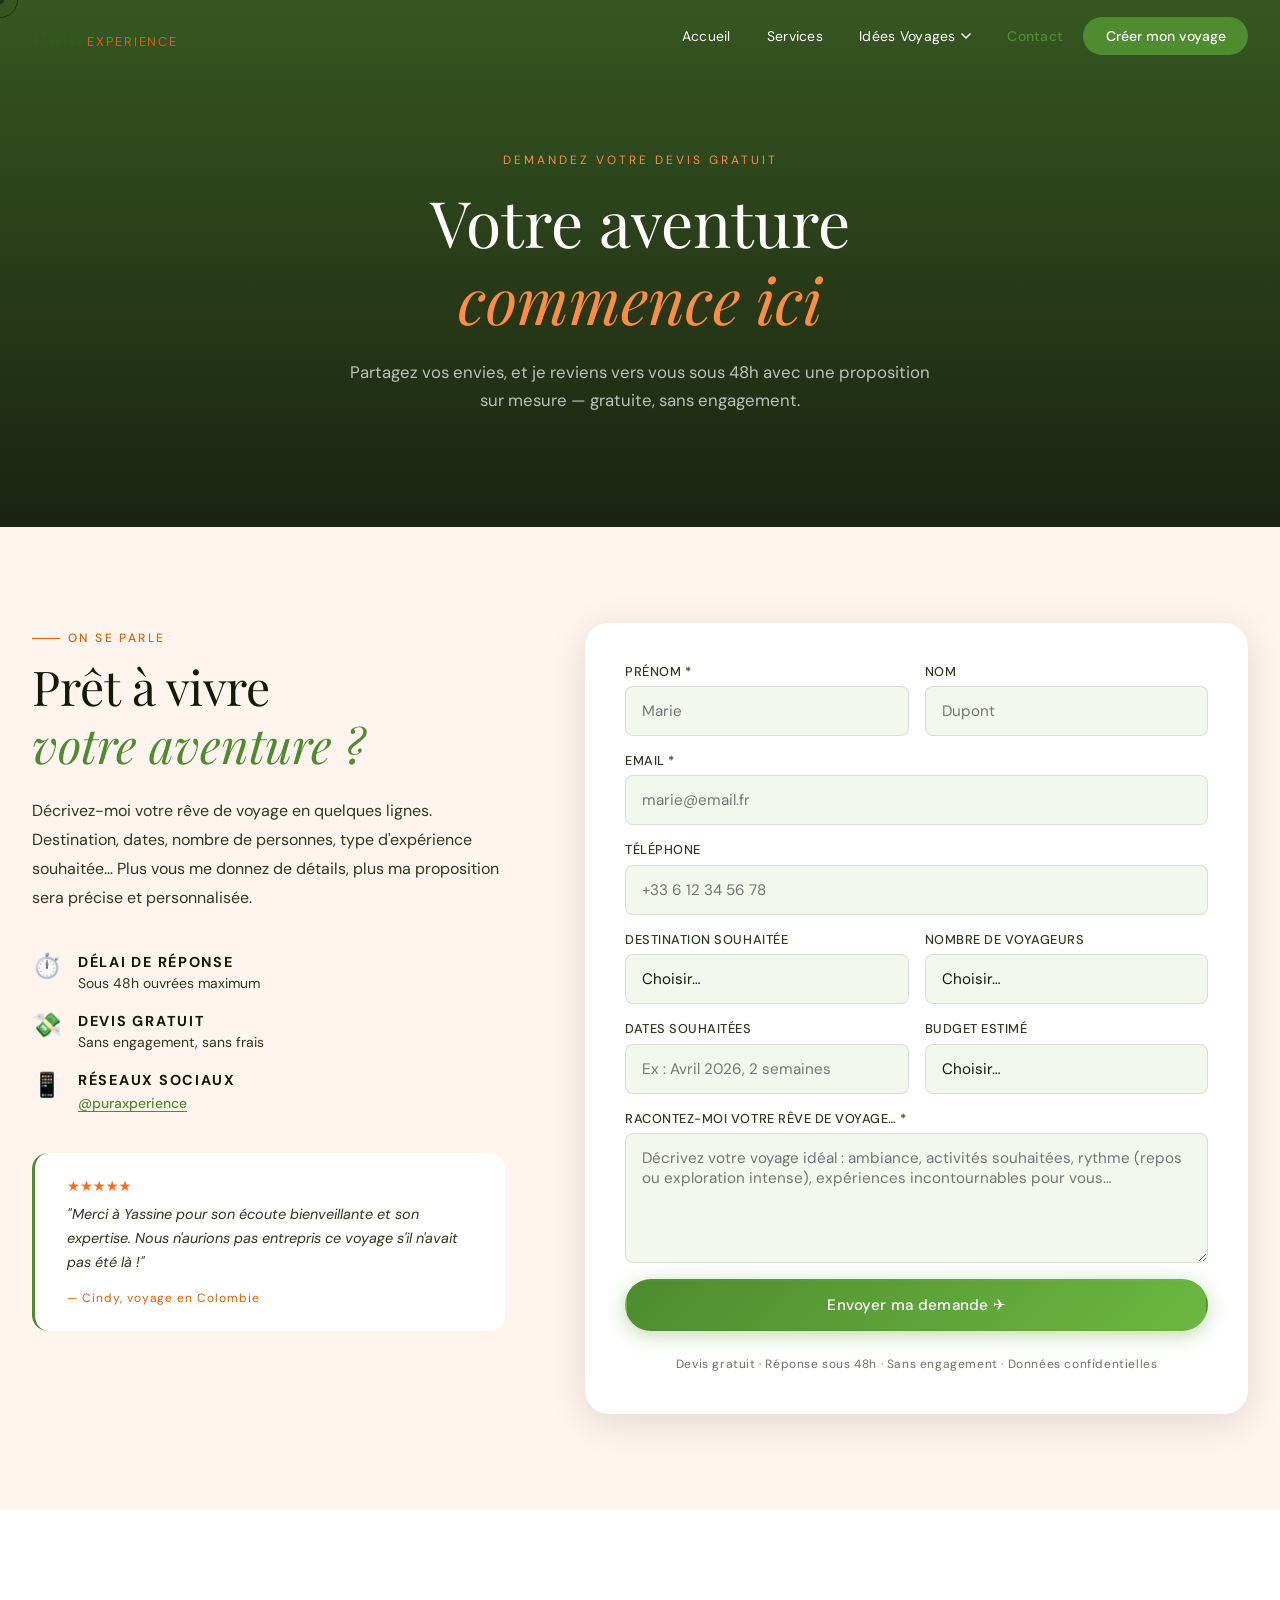
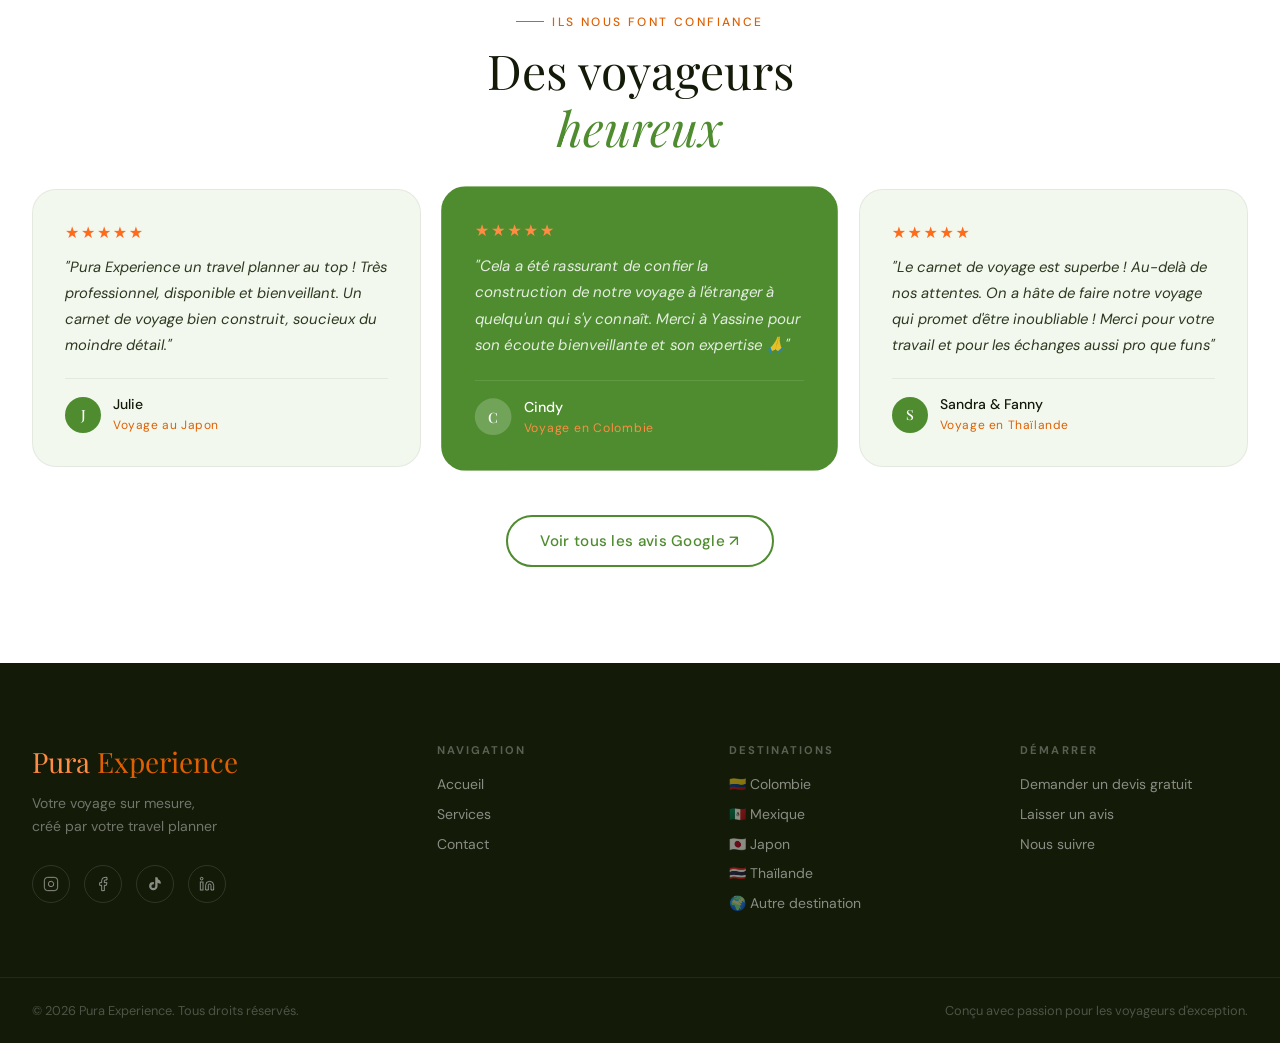
<file: contact.html>
﻿<!DOCTYPE html>
<html lang="fr">
<head>
  <meta charset="UTF-8" />
  <meta name="viewport" content="width=device-width, initial-scale=1.0" />
  <title>Contact — Créez votre voyage sur mesure — Pura Experience</title>
  <meta name="description" content="Contactez Yassine de Pura Experience pour créer votre voyage sur mesure. Devis gratuit, réponse sous 48h. Colombie, Mexique, Japon, Thaïlande et bien plus." />
  <link rel="preconnect" href="https://fonts.googleapis.com" />
  <link rel="preconnect" href="https://fonts.gstatic.com" crossorigin />
  <link href="https://fonts.googleapis.com/css2?family=DM+Sans:ital,opsz,wght@0,9..40,300;0,9..40,400;0,9..40,500;1,9..40,300&family=Forum&family=Playfair+Display:ital,wght@0,400;0,600;1,400;1,600&display=swap" rel="stylesheet" />
  <link rel="stylesheet" href="style.css" />
</head>
<body data-page="contact">

  <div id="nav-placeholder"></div>

  <!-- ── PAGE HERO ── -->
  <section class="page-hero">
    <div class="page-hero__bg" style="background-image: url('https://images.unsplash.com/photo-1488085061387-422e29b40080?w=1600&q=80&auto=format')"></div>
    <div class="page-hero__overlay"></div>
    <div class="container page-hero__content">
      <span class="page-hero__eyebrow">Demandez votre devis gratuit</span>
      <h1 class="page-hero__title">Votre aventure<br/><em>commence ici</em></h1>
      <p class="page-hero__sub">Partagez vos envies, et je reviens vers vous sous 48h avec une proposition sur mesure — gratuite, sans engagement.</p>
    </div>
  </section>

  <!-- ── CONTACT GRID ── -->
  <section class="page-section page-section--beige">
    <div class="container">
      <div class="contact__grid">
        <div class="contact__left">
          <p class="section-eyebrow reveal-up">On se parle</p>
          <h2 class="section-title reveal-up">
            Prêt à vivre<br/>
            <em>votre aventure ?</em>
          </h2>
          <p class="contact__intro reveal-up">
            Décrivez-moi votre rêve de voyage en quelques lignes. Destination, dates, nombre de personnes, type d'expérience souhaitée… Plus vous me donnez de détails, plus ma proposition sera précise et personnalisée.
          </p>

          <div class="contact__info reveal-up">
            <div class="contact__info-item">
              <span>⏱️</span>
              <div>
                <strong>Délai de réponse</strong>
                <p>Sous 48h ouvrées maximum</p>
              </div>
            </div>
            <div class="contact__info-item">
              <span>💸</span>
              <div>
                <strong>Devis gratuit</strong>
                <p>Sans engagement, sans frais</p>
              </div>
            </div>
            <div class="contact__info-item">
              <span>📱</span>
              <div>
                <strong>Réseaux sociaux</strong>
                <div class="contact__socials">
                  <a href="https://www.instagram.com/puraxperience" target="_blank" rel="noopener">@puraxperience</a>
                </div>
              </div>
            </div>
          </div>

          <!-- Testimonial mini -->
          <div class="contact__testi reveal-up">
            <div class="testi-mini__stars">★★★★★</div>
            <p class="testi-mini__text">"Merci à Yassine pour son écoute bienveillante et son expertise. Nous n'aurions pas entrepris ce voyage s'il n'avait pas été là !"</p>
            <span class="testi-mini__author">— Cindy, voyage en Colombie</span>
          </div>
        </div>

        <div class="contact__form-wrap reveal-right">
          <form class="contact__form" id="contactForm">
            <div class="form-row">
              <div class="form-group">
                <label for="fname">Prénom *</label>
                <input type="text" id="fname" name="fname" placeholder="Marie" required />
              </div>
              <div class="form-group">
                <label for="lname">Nom</label>
                <input type="text" id="lname" name="lname" placeholder="Dupont" />
              </div>
            </div>
            <div class="form-group">
              <label for="email">Email *</label>
              <input type="email" id="email" name="email" placeholder="marie@email.fr" required />
            </div>
            <div class="form-group">
              <label for="phone">Téléphone</label>
              <input type="tel" id="phone" name="phone" placeholder="+33 6 12 34 56 78" />
            </div>
            <div class="form-row">
              <div class="form-group">
                <label for="destination">Destination souhaitée</label>
                <select id="destination" name="destination">
                  <option value="">Choisir…</option>
                  <option value="colombie">🇨🇴 Colombie</option>
                  <option value="mexique">🇲🇽 Mexique</option>
                  <option value="japon">🇯🇵 Japon</option>
                  <option value="thailande">🇹🇭 Thaïlande</option>
                  <option value="autre">🌍 Autre destination</option>
                </select>
              </div>
              <div class="form-group">
                <label for="voyageurs">Nombre de voyageurs</label>
                <select id="voyageurs" name="voyageurs">
                  <option value="">Choisir…</option>
                  <option>1 personne</option>
                  <option>2 personnes</option>
                  <option>3–4 personnes</option>
                  <option>5 personnes et plus</option>
                </select>
              </div>
            </div>
            <div class="form-row">
              <div class="form-group">
                <label for="dates">Dates souhaitées</label>
                <input type="text" id="dates" name="dates" placeholder="Ex : Avril 2026, 2 semaines" />
              </div>
              <div class="form-group">
                <label for="budget">Budget estimé</label>
                <select id="budget" name="budget">
                  <option value="">Choisir…</option>
                  <option>Moins de 2 000€</option>
                  <option>2 000€ – 5 000€</option>
                  <option>5 000€ – 10 000€</option>
                  <option>Plus de 10 000€</option>
                </select>
              </div>
            </div>
            <div class="form-group">
              <label for="message">Racontez-moi votre rêve de voyage… *</label>
              <textarea id="message" name="message" rows="5" placeholder="Décrivez votre voyage idéal : ambiance, activités souhaitées, rythme (repos ou exploration intense), expériences incontournables pour vous…" required></textarea>
            </div>
            <button type="submit" class="btn btn--primary btn--full">
              Envoyer ma demande ✈️
            </button>
            <p class="form-mention">Devis gratuit · Réponse sous 48h · Sans engagement · Données confidentielles</p>
          </form>
        </div>
      </div>
    </div>
  </section>

  <!-- ── AVIS GOOGLE ── -->
  <section class="page-section" style="text-align:center">
    <div class="container">
      <p class="section-eyebrow reveal-up">Ils nous font confiance</p>
      <h2 class="section-title reveal-up" style="margin-bottom:2rem">Des voyageurs<br/><em>heureux</em></h2>

      <div class="testimonials__grid reveal-up">
        <div class="testi-card">
          <div class="testi-card__stars">★★★★★</div>
          <p class="testi-card__text">"Pura Experience un travel planner au top ! Très professionnel, disponible et bienveillant. Un carnet de voyage bien construit, soucieux du moindre détail."</p>
          <div class="testi-card__author">
            <div class="testi-card__avatar">J</div>
            <div><strong>Julie</strong><span>Voyage au Japon</span></div>
          </div>
        </div>
        <div class="testi-card testi-card--featured">
          <div class="testi-card__stars">★★★★★</div>
          <p class="testi-card__text">"Cela a été rassurant de confier la construction de notre voyage à l'étranger à quelqu'un qui s'y connaît. Merci à Yassine pour son écoute bienveillante et son expertise 🙏"</p>
          <div class="testi-card__author">
            <div class="testi-card__avatar">C</div>
            <div><strong>Cindy</strong><span>Voyage en Colombie</span></div>
          </div>
        </div>
        <div class="testi-card">
          <div class="testi-card__stars">★★★★★</div>
          <p class="testi-card__text">"Le carnet de voyage est superbe ! Au-delà de nos attentes. On a hâte de faire notre voyage qui promet d'être inoubliable ! Merci pour votre travail et pour les échanges aussi pro que funs"</p>
          <div class="testi-card__author">
            <div class="testi-card__avatar">S</div>
            <div><strong>Sandra &amp; Fanny</strong><span>Voyage en Thaïlande</span></div>
          </div>
        </div>
      </div>

      <div style="margin-top:2.5rem">
        <a href="https://share.google/ChfntvRVXtRC50uJt" target="_blank" rel="noopener" class="btn btn--outline reveal-up">
          Voir tous les avis Google ↗
        </a>
      </div>
    </div>
  </section>

  <div id="footer-placeholder"></div>
  <script src="main.js"></script>

  <style>
    .contact__testi {
      margin-top: 2.5rem;
      padding: 1.5rem 2rem;
      background: var(--white);
      border-radius: var(--radius-md);
      border-left: 3px solid var(--sage);
    }
    .testi-mini__stars { color: var(--ocre); font-size: .9rem; margin-bottom: .5rem; }
    .testi-mini__text { font-size: .9rem; line-height: 1.65; color: var(--ink-soft); font-style: italic; margin-bottom: .75rem; }
    .testi-mini__author { font-size: .75rem; color: var(--caramel); letter-spacing: .08em; }
  </style>
</body>
</html>
</file>
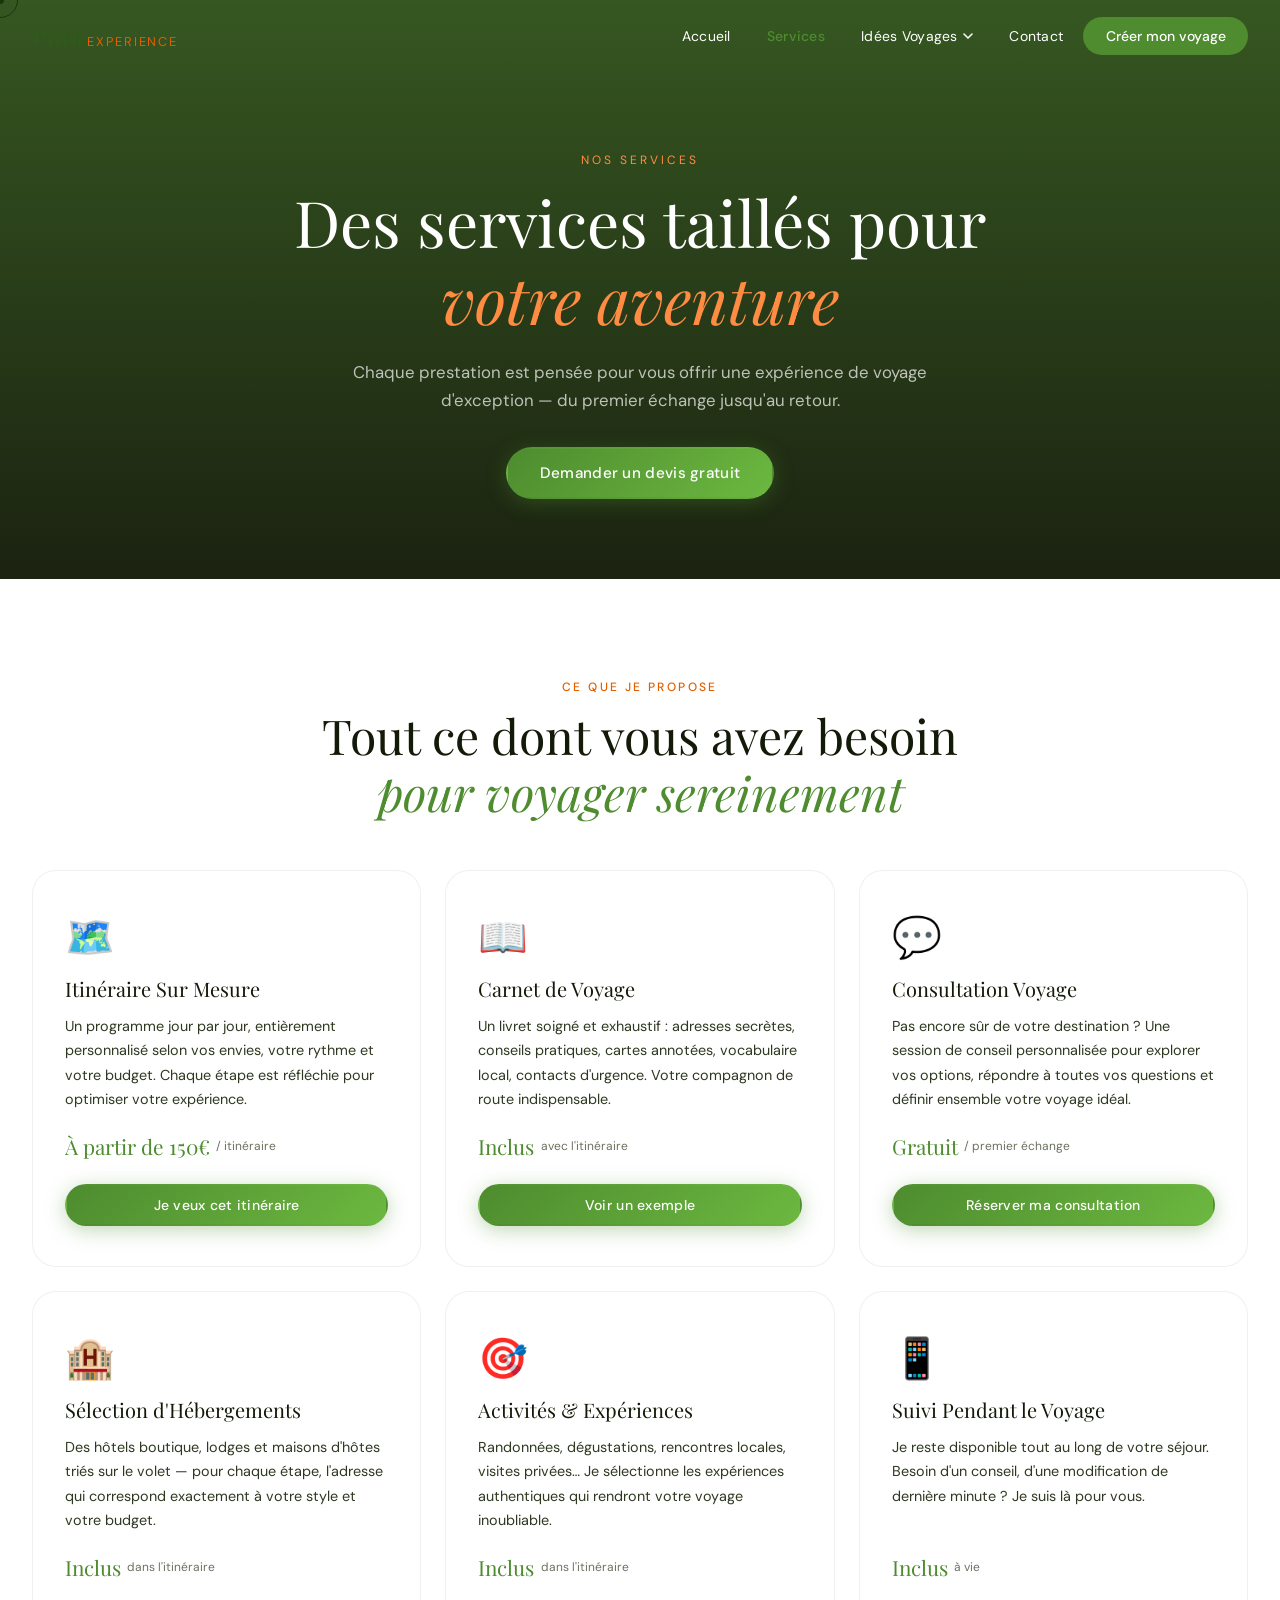
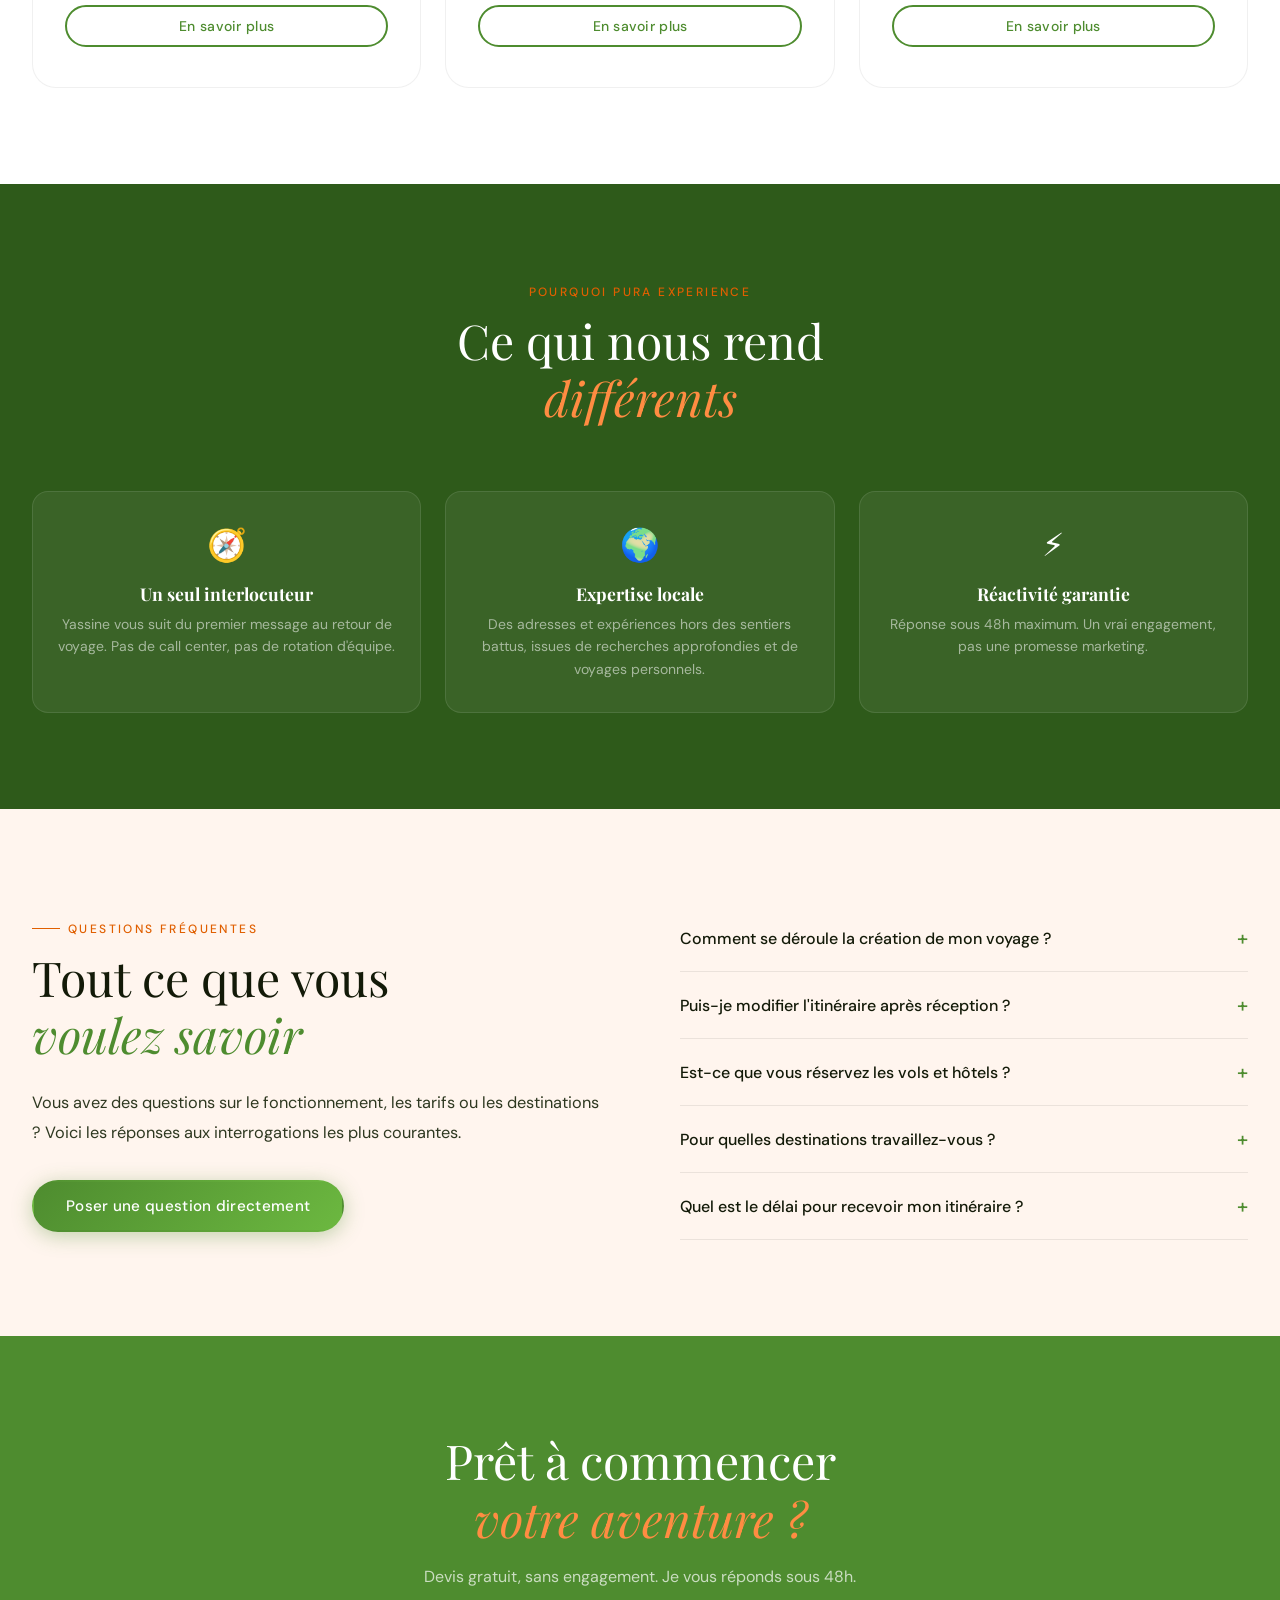
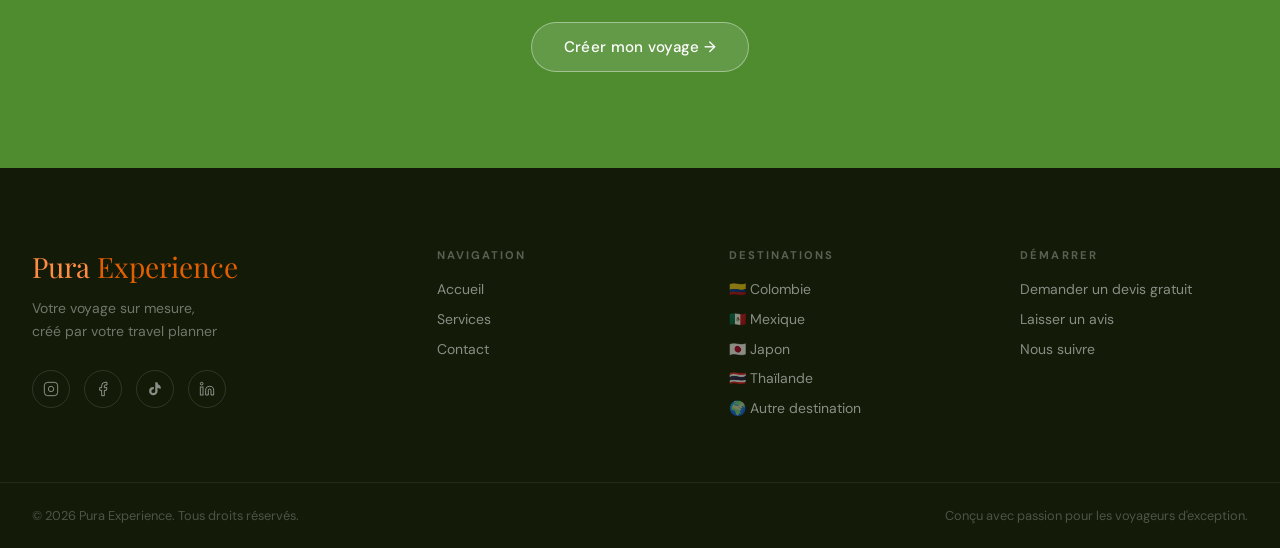
<file: services.html>
﻿<!DOCTYPE html>
<html lang="fr">
<head>
  <meta charset="UTF-8" />
  <meta name="viewport" content="width=device-width, initial-scale=1.0" />
  <title>Services Voyages sur Mesure — Pura Experience</title>
  <meta name="description" content="Découvrez tous les services Pura Experience pour créer votre voyage sur mesure. Itinéraire personnalisé, carnet de voyage, accompagnement dédié." />
  <link rel="preconnect" href="https://fonts.googleapis.com" />
  <link rel="preconnect" href="https://fonts.gstatic.com" crossorigin />
  <link href="https://fonts.googleapis.com/css2?family=DM+Sans:ital,opsz,wght@0,9..40,300;0,9..40,400;0,9..40,500;1,9..40,300&family=Forum&family=Playfair+Display:ital,wght@0,400;0,600;1,400;1,600&display=swap" rel="stylesheet" />
  <link rel="stylesheet" href="style.css" />
</head>
<body data-page="services">

  <div id="nav-placeholder"></div>

  <!-- ── PAGE HERO ── -->
  <section class="page-hero">
    <div class="page-hero__bg" style="background-image: url('https://images.unsplash.com/photo-1501854140801-50d01698950b?w=1600&q=80&auto=format')"></div>
    <div class="page-hero__overlay"></div>
    <div class="container page-hero__content">
      <span class="page-hero__eyebrow">Nos Services</span>
      <h1 class="page-hero__title">Des services taillés pour<br/><em>votre aventure</em></h1>
      <p class="page-hero__sub">Chaque prestation est pensée pour vous offrir une expérience de voyage d'exception — du premier échange jusqu'au retour.</p>
      <a href="contact.html" class="btn btn--primary">Demander un devis gratuit</a>
    </div>
  </section>

  <!-- ── SERVICES CARDS ── -->
  <section class="page-section">
    <div class="container">
      <div class="section-head" style="margin-bottom: 3rem;">
        <p class="section-eyebrow reveal-up">Ce que je propose</p>
        <h2 class="section-title reveal-up">Tout ce dont vous avez besoin<br/><em>pour voyager sereinement</em></h2>
      </div>

      <div class="service-cards">

        <div class="service-card reveal-up" style="--delay:.0s">
          <span class="service-card__icon">🗺️</span>
          <h3 class="service-card__title">Itinéraire Sur Mesure</h3>
          <p class="service-card__desc">Un programme jour par jour, entièrement personnalisé selon vos envies, votre rythme et votre budget. Chaque étape est réfléchie pour optimiser votre expérience.</p>
          <div class="service-card__price">À partir de 150€ <small>/ itinéraire</small></div>
          <a href="contact.html" class="btn btn--primary btn--sm" style="margin-top:.75rem">Je veux cet itinéraire</a>
        </div>

        <div class="service-card reveal-up" style="--delay:.1s">
          <span class="service-card__icon">📖</span>
          <h3 class="service-card__title">Carnet de Voyage</h3>
          <p class="service-card__desc">Un livret soigné et exhaustif : adresses secrètes, conseils pratiques, cartes annotées, vocabulaire local, contacts d'urgence. Votre compagnon de route indispensable.</p>
          <div class="service-card__price">Inclus <small>avec l'itinéraire</small></div>
          <a href="contact.html" class="btn btn--primary btn--sm" style="margin-top:.75rem">Voir un exemple</a>
        </div>

        <div class="service-card reveal-up" style="--delay:.2s">
          <span class="service-card__icon">💬</span>
          <h3 class="service-card__title">Consultation Voyage</h3>
          <p class="service-card__desc">Pas encore sûr de votre destination ? Une session de conseil personnalisée pour explorer vos options, répondre à toutes vos questions et définir ensemble votre voyage idéal.</p>
          <div class="service-card__price">Gratuit <small>/ premier échange</small></div>
          <a href="contact.html" class="btn btn--primary btn--sm" style="margin-top:.75rem">Réserver ma consultation</a>
        </div>

        <div class="service-card reveal-up" style="--delay:.3s">
          <span class="service-card__icon">🏨</span>
          <h3 class="service-card__title">Sélection d'Hébergements</h3>
          <p class="service-card__desc">Des hôtels boutique, lodges et maisons d'hôtes triés sur le volet — pour chaque étape, l'adresse qui correspond exactement à votre style et votre budget.</p>
          <div class="service-card__price">Inclus <small>dans l'itinéraire</small></div>
          <a href="contact.html" class="btn btn--outline btn--sm" style="margin-top:.75rem">En savoir plus</a>
        </div>

        <div class="service-card reveal-up" style="--delay:.4s">
          <span class="service-card__icon">🎯</span>
          <h3 class="service-card__title">Activités & Expériences</h3>
          <p class="service-card__desc">Randonnées, dégustations, rencontres locales, visites privées… Je sélectionne les expériences authentiques qui rendront votre voyage inoubliable.</p>
          <div class="service-card__price">Inclus <small>dans l'itinéraire</small></div>
          <a href="contact.html" class="btn btn--outline btn--sm" style="margin-top:.75rem">En savoir plus</a>
        </div>

        <div class="service-card reveal-up" style="--delay:.5s">
          <span class="service-card__icon">📱</span>
          <h3 class="service-card__title">Suivi Pendant le Voyage</h3>
          <p class="service-card__desc">Je reste disponible tout au long de votre séjour. Besoin d'un conseil, d'une modification de dernière minute ? Je suis là pour vous.</p>
          <div class="service-card__price">Inclus <small>à vie</small></div>
          <a href="contact.html" class="btn btn--outline btn--sm" style="margin-top:.75rem">En savoir plus</a>
        </div>

      </div>
    </div>
  </section>

  <!-- ── WHY PURA ── -->
  <section class="page-section page-section--dark">
    <div class="container">
      <div class="section-head">
        <p class="section-eyebrow reveal-up" style="color: var(--caramel)">Pourquoi Pura Experience</p>
        <h2 class="section-title section-title--light reveal-up">Ce qui nous rend<br/><em>différents</em></h2>
      </div>
      <div class="highlights-grid">
        <div class="highlight-item reveal-up" style="--delay:.0s">
          <span class="highlight-item__icon">🧭</span>
          <h3>Un seul interlocuteur</h3>
          <p>Yassine vous suit du premier message au retour de voyage. Pas de call center, pas de rotation d'équipe.</p>
        </div>
        <div class="highlight-item reveal-up" style="--delay:.1s">
          <span class="highlight-item__icon">🌍</span>
          <h3>Expertise locale</h3>
          <p>Des adresses et expériences hors des sentiers battus, issues de recherches approfondies et de voyages personnels.</p>
        </div>
        <div class="highlight-item reveal-up" style="--delay:.2s">
          <span class="highlight-item__icon">⚡</span>
          <h3>Réactivité garantie</h3>
          <p>Réponse sous 48h maximum. Un vrai engagement, pas une promesse marketing.</p>
        </div>
      </div>
    </div>
  </section>

  <!-- ── FAQ ── -->
  <section class="page-section page-section--beige">
    <div class="container">
      <div class="split-grid">
        <div class="reveal-left">
          <p class="section-eyebrow">Questions fréquentes</p>
          <h2 class="section-title">Tout ce que vous<br/><em>voulez savoir</em></h2>
          <p class="prose" style="margin-top:1.5rem">Vous avez des questions sur le fonctionnement, les tarifs ou les destinations ? Voici les réponses aux interrogations les plus courantes.</p>
          <a href="contact.html" class="btn btn--primary" style="margin-top:2rem">Poser une question directement</a>
        </div>
        <div class="reveal-right">
          <details class="faq-item">
            <summary>Comment se déroule la création de mon voyage ?</summary>
            <p>Après un premier échange gratuit pour comprendre vos envies, je construis un itinéraire personnalisé. Vous recevez une proposition complète avec le carnet de voyage inclus, que vous pouvez ajuster librement.</p>
          </details>
          <details class="faq-item">
            <summary>Puis-je modifier l'itinéraire après réception ?</summary>
            <p>Bien sûr ! Deux allers-retours de modifications sont inclus dans chaque prestation. Mon objectif est que vous soyez 100% satisfait avant de partir.</p>
          </details>
          <details class="faq-item">
            <summary>Est-ce que vous réservez les vols et hôtels ?</summary>
            <p>Je vous fournis toutes les recommandations détaillées et les liens de réservation. La réservation finale reste à votre charge pour vous conserver une flexibilité totale.</p>
          </details>
          <details class="faq-item">
            <summary>Pour quelles destinations travaillez-vous ?</summary>
            <p>Je travaille principalement sur la Colombie, le Mexique, le Japon et la Thaïlande — mais je peux étudier toute autre destination sur demande.</p>
          </details>
          <details class="faq-item">
            <summary>Quel est le délai pour recevoir mon itinéraire ?</summary>
            <p>Comptez 5 à 10 jours ouvrés après notre premier échange et la confirmation de votre commande.</p>
          </details>
        </div>
      </div>
    </div>
  </section>

  <!-- ── CTA ── -->
  <section class="page-section" style="text-align:center; background: var(--sage);">
    <div class="container">
      <h2 class="section-title section-title--light reveal-up" style="margin-bottom:1rem">Prêt à commencer<br/><em>votre aventure ?</em></h2>
      <p class="reveal-up" style="color:rgba(255,255,255,.7); max-width:480px; margin: 0 auto 2rem; line-height:1.7;">Devis gratuit, sans engagement. Je vous réponds sous 48h.</p>
      <a href="contact.html" class="btn btn--ghost reveal-up">Créer mon voyage →</a>
    </div>
  </section>

  <div id="footer-placeholder"></div>
  <script src="main.js"></script>

  <style>
    .faq-item {
      border-bottom: 1px solid rgba(0,0,0,.08);
      padding: 1.25rem 0;
    }
    .faq-item summary {
      font-size: 1rem;
      font-weight: 500;
      color: var(--ink);
      cursor: pointer;
      list-style: none;
      display: flex;
      justify-content: space-between;
      align-items: center;
    }
    .faq-item summary::-webkit-details-marker { display: none; }
    .faq-item summary::after { content: '+'; font-size: 1.25rem; color: var(--sage); transition: transform .2s; }
    .faq-item[open] summary::after { content: '−'; }
    .faq-item p { margin-top: .75rem; font-size: .95rem; line-height: 1.7; color: var(--ink-soft); }
  </style>
</body>
</html>
</file>
<file: style.css>
/* ═══════════════════════════════════════════════════════
   PURA EXPERIENCE — Ultra-Modern Redesign
   ═══════════════════════════════════════════════════════ */

/* ── DESIGN TOKENS ── */
:root {
  --sage:        #4e8c2f;
  --sage-light:  #6cb840;
  --sage-dark:   #2e5a1a;
  --beige:       #ff8c42;
  --beige-light: #fff5ee;
  --caramel:     #e05f00;
  --caramel-deep:#b84a00;
  --ocre:        #ff6b1a;
  --cream:       #f2f8ee;
  --white:       #ffffff;
  --ink:         #131a08;
  --ink-soft:    #2e3820;
  --ink-faint:   #6b7260;

  --font-serif:  'Playfair Display', Georgia, serif;
  --font-accent: 'Forum', serif;
  --font-sans:   'DM Sans', system-ui, sans-serif;

  --radius-sm:   8px;
  --radius-md:   16px;
  --radius-lg:   24px;
  --radius-xl:   40px;
  --radius-full: 999px;

  --shadow-sm:   0 2px 12px rgba(0,0,0,.06);
  --shadow-md:   0 8px 40px rgba(0,0,0,.12);
  --shadow-lg:   0 20px 80px rgba(0,0,0,.18);
  --shadow-glow: 0 0 40px rgba(90,122,58,.35);

  --ease-smooth: cubic-bezier(0.25, 0.46, 0.45, 0.94);
  --ease-spring: cubic-bezier(0.34, 1.56, 0.64, 1);

  --nav-h: 72px;
}

/* ── RESET + BASE ── */
*, *::before, *::after { box-sizing: border-box; margin: 0; padding: 0; }

html {
  scroll-behavior: smooth;
  font-size: 16px;
  -webkit-font-smoothing: antialiased;
}

body {
  font-family: var(--font-sans);
  color: var(--ink);
  background: var(--white);
  overflow-x: hidden;
  cursor: none;
}

img { display: block; max-width: 100%; height: auto; }
a   { text-decoration: none; color: inherit; }
ul  { list-style: none; }

input, textarea, select, button {
  font-family: var(--font-sans);
  outline: none;
  border: none;
}

.container {
  width: 100%;
  max-width: 1280px;
  margin: 0 auto;
  padding: 0 2rem;
}

/* ── CUSTOM CURSOR ── */
.cursor,
.cursor-follower {
  position: fixed;
  border-radius: 50%;
  pointer-events: none;
  z-index: 9999;
  mix-blend-mode: difference;
  transition: opacity .3s;
}

.cursor {
  width: 8px; height: 8px;
  background: var(--sage);
  transform: translate(-50%, -50%);
}

.cursor-follower {
  width: 36px; height: 36px;
  border: 1.5px solid var(--sage);
  transform: translate(-50%, -50%);
  transition: transform .1s var(--ease-smooth), width .3s, height .3s, background .3s;
}

body:has(a:hover) .cursor-follower,
body:has(button:hover) .cursor-follower {
  width: 56px; height: 56px;
  background: rgba(255,107,26,.15);
  border-color: var(--ocre);
}

/* ── LOADER ── */
.loader {
  position: fixed; inset: 0;
  background: var(--ink);
  z-index: 8888;
  display: flex;
  align-items: center;
  justify-content: center;
  transition: opacity .6s ease, visibility .6s ease;
}

.loader.hidden {
  opacity: 0;
  visibility: hidden;
}

.loader__inner { text-align: center; }

.loader__logo {
  display: flex;
  flex-direction: column;
  align-items: center;
  margin-bottom: 2rem;
}

.loader__brand {
  font-family: var(--font-serif);
  font-size: clamp(2rem, 5vw, 3.5rem);
  font-weight: 400;
  color: var(--beige);
  letter-spacing: .02em;
  animation: loader-appear .8s var(--ease-smooth) both;
}

.loader__tagline {
  font-family: var(--font-sans);
  font-size: 0.85rem;
  letter-spacing: .3em;
  text-transform: uppercase;
  color: var(--caramel);
  animation: loader-appear .8s .2s var(--ease-smooth) both;
}

.loader__bar {
  width: 200px; height: 1px;
  background: rgba(255,255,255,.1);
  border-radius: var(--radius-full);
  overflow: hidden;
}

.loader__bar span {
  display: block;
  height: 100%;
  background: linear-gradient(90deg, var(--sage), var(--beige));
  animation: loader-progress 1.8s var(--ease-smooth) both;
  transform-origin: left;
}

@keyframes loader-appear {
  from { opacity: 0; transform: translateY(20px); }
  to   { opacity: 1; transform: translateY(0); }
}

@keyframes loader-progress {
  from { transform: scaleX(0); }
  to   { transform: scaleX(1); }
}

/* ── NAVIGATION ── */
.nav {
  position: fixed; top: 0; left: 0; right: 0;
  height: var(--nav-h);
  z-index: 999;
  transition: background .4s, backdrop-filter .4s, box-shadow .4s;
}

.nav.scrolled {
  background: rgba(246,248,245,.92);
  backdrop-filter: blur(20px);
  box-shadow: 0 1px 0 rgba(0,0,0,.06);
}

.nav__container {
  height: 100%;
  max-width: 1280px;
  margin: 0 auto;
  padding: 0 2rem;
  display: flex;
  align-items: center;
  justify-content: space-between;
  gap: 2rem;
}

.nav__logo {
  display: flex;
  align-items: baseline;
  gap: .25rem;
  user-select: none;
}

.nav__logo-pura {
  font-family: var(--font-serif);
  font-size: 1.5rem;
  font-weight: 600;
  color: var(--sage-dark);
  letter-spacing: -.01em;
}

.nav__logo-exp {
  font-family: var(--font-sans);
  font-size: 0.8rem;
  letter-spacing: .15em;
  text-transform: uppercase;
  color: var(--caramel);
}

.nav.scrolled .nav__logo-pura { color: var(--sage-dark); }

/* Transparent header links */
.nav__links {
  display: flex;
  align-items: center;
  gap: .25rem;
}

.nav__link {
  padding: .5rem 1rem;
  font-size: .875rem;
  font-weight: 400;
  color: var(--white);
  border-radius: var(--radius-full);
  transition: color .2s, background .2s;
  letter-spacing: .02em;
}

.nav.scrolled .nav__link { color: var(--ink-soft); }
.nav__link:hover { color: var(--sage); background: rgba(107,125,83,.08); }

.nav__cta {
  padding: .6rem 1.4rem;
  font-size: .875rem;
  font-weight: 500;
  background: var(--sage);
  color: var(--white);
  border-radius: var(--radius-full);
  transition: background .2s, transform .2s, box-shadow .2s;
}

.nav__cta:hover {
  background: var(--sage-dark);
  transform: translateY(-1px);
  box-shadow: var(--shadow-glow);
}

.nav__burger {
  display: none;
  flex-direction: column;
  gap: 5px;
  background: none;
  cursor: pointer;
  padding: 8px;
}

.nav__burger span {
  display: block;
  width: 22px; height: 2px;
  background: var(--white);
  border-radius: 2px;
  transition: transform .3s, opacity .3s, background .3s;
}

.nav.scrolled .nav__burger span { background: var(--ink); }
.nav__burger.active span:nth-child(1) { transform: rotate(45deg) translate(5px, 5px); }
.nav__burger.active span:nth-child(2) { opacity: 0; }
.nav__burger.active span:nth-child(3) { transform: rotate(-45deg) translate(5px, -5px); }

.nav__mobile {
  position: fixed;
  top: var(--nav-h); left: 0; right: 0;
  background: var(--cream);
  padding: 1.5rem 2rem 2rem;
  display: none;
  flex-direction: column;
  gap: .5rem;
  box-shadow: var(--shadow-md);
  border-top: 1px solid rgba(0,0,0,.06);
}

.nav__mobile.open { display: flex; }

.nav__mobile-link {
  padding: .75rem 1rem;
  font-size: 1rem;
  font-weight: 400;
  color: var(--ink-soft);
  border-radius: var(--radius-sm);
  transition: background .2s, color .2s;
}

.nav__mobile-link:hover { background: rgba(107,125,83,.08); color: var(--sage); }

.nav__mobile-cta {
  margin-top: .75rem;
  padding: 1rem 1.5rem;
  background: var(--sage);
  color: var(--white);
  text-align: center;
  border-radius: var(--radius-md);
  font-weight: 500;
  font-size: 1rem;
}

/* ── NAV DROPDOWN ── */
.nav__dropdown { position: relative; }

.nav__link--drop {
  background: none;
  border: none;
  cursor: none;
  display: inline-flex;
  align-items: center;
  gap: .35rem;
  padding: .5rem 1rem;
  font-size: .875rem;
  font-weight: 400;
  color: var(--white);
  border-radius: var(--radius-full);
  transition: color .2s, background .2s;
  letter-spacing: .02em;
  font-family: var(--font-sans);
}

.nav.scrolled .nav__link--drop { color: var(--ink-soft); }
.nav__link--drop:hover { color: var(--sage); background: rgba(107,125,83,.08); }

.nav__chevron {
  width: 10px; height: 6px;
  transition: transform .25s;
  flex-shrink: 0;
}

.nav__dropdown:hover .nav__chevron,
.nav__link--drop[aria-expanded="true"] .nav__chevron { transform: rotate(180deg); }

.nav__dropdown-menu {
  position: absolute;
  top: calc(100% + .75rem);
  left: 50%;
  transform: translateX(-50%);
  background: var(--white);
  border: 1px solid rgba(0,0,0,.07);
  border-radius: var(--radius-lg);
  box-shadow: var(--shadow-lg);
  padding: 1.5rem;
  display: none;
  gap: 2rem;
  min-width: 320px;
  z-index: 1000;
}

.nav__dropdown-menu.open { display: flex; }
.nav__dropdown-col { display: flex; flex-direction: column; gap: .25rem; }

.nav__dropdown-heading {
  font-size: .7rem;
  font-weight: 500;
  letter-spacing: .15em;
  text-transform: uppercase;
  color: var(--caramel);
  margin-bottom: .5rem;
  padding-bottom: .5rem;
  border-bottom: 1px solid rgba(0,0,0,.06);
}

.nav__dropdown-link {
  padding: .5rem .75rem;
  font-size: .9rem;
  color: var(--ink-soft);
  border-radius: var(--radius-sm);
  transition: background .15s, color .15s;
}

.nav__dropdown-link:hover { background: var(--cream); color: var(--sage-dark); }

.nav__link--active { color: var(--sage) !important; font-weight: 500; }
.nav.scrolled .nav__link--active { color: var(--sage) !important; }

.nav__mobile-group { padding: .25rem 1rem; }
.nav__mobile-group-title {
  font-size: .7rem;
  font-weight: 500;
  letter-spacing: .15em;
  text-transform: uppercase;
  color: var(--caramel);
  margin-bottom: .5rem;
}
.nav__mobile-sub {
  display: block;
  padding: .5rem 1rem;
  font-size: .9rem;
  color: var(--ink-soft);
  border-radius: var(--radius-sm);
  transition: background .15s, color .15s;
}
.nav__mobile-sub:hover { background: rgba(107,125,83,.08); color: var(--sage); }

/* ── PAGE HERO ── */
.page-hero {
  position: relative;
  padding: calc(var(--nav-h) + 5rem) 0 5rem;
  background: var(--sage-dark);
  overflow: hidden;
  color: var(--white);
  text-align: center;
}
.page-hero__bg { position: absolute; inset: 0; background-size: cover; background-position: center; opacity: .3; }
.page-hero__overlay { position: absolute; inset: 0; background: linear-gradient(to bottom, rgba(59,85,38,.6), rgba(24,25,15,.85)); }
.page-hero__content { position: relative; z-index: 2; }
.page-hero__eyebrow { font-size: .75rem; letter-spacing: .25em; text-transform: uppercase; color: var(--beige); display: block; margin-bottom: 1rem; }
.page-hero__title { font-family: var(--font-serif); font-size: clamp(2.2rem, 5vw, 4rem); font-weight: 400; line-height: 1.2; margin-bottom: 1.25rem; }
.page-hero__title em { font-style: italic; color: var(--beige); }
.page-hero__sub { font-size: 1.05rem; color: rgba(255,255,255,.7); max-width: 600px; margin: 0 auto 2rem; line-height: 1.7; }

/* ── INNER PAGE ── */
.page-section { padding: 6rem 0; }
.page-section--alt { background: var(--cream); }
.page-section--dark { background: var(--sage-dark); color: var(--white); }
.page-section--beige { background: var(--beige-light); }

.prose { font-size: 1.02rem; line-height: 1.85; color: var(--ink-soft); max-width: 720px; }
.prose + .prose { margin-top: 1.25rem; }
.prose strong { color: var(--sage-dark); font-weight: 500; }

/* Service cards */
.service-cards { display: grid; grid-template-columns: repeat(3,1fr); gap: 1.5rem; }
.service-card { background: var(--white); border: 1px solid rgba(0,0,0,.06); border-radius: var(--radius-lg); padding: 2.5rem 2rem; display: flex; flex-direction: column; gap: .75rem; transition: transform .3s, box-shadow .3s; }
.service-card:hover { transform: translateY(-5px); box-shadow: var(--shadow-md); }
.service-card__icon { font-size: 2.5rem; }
.service-card__title { font-family: var(--font-serif); font-size: 1.25rem; font-weight: 400; color: var(--ink); }
.service-card__desc { font-size: .9rem; line-height: 1.7; color: var(--ink-soft); flex: 1; }
.service-card__price { display: inline-flex; align-items: center; gap: .4rem; margin-top: .5rem; font-size: 1.3rem; font-family: var(--font-serif); color: var(--sage); }
.service-card__price small { font-family: var(--font-sans); font-size: .75rem; color: var(--ink-faint); }

/* Idées grid */
.idees-grid { display: grid; grid-template-columns: repeat(2,1fr); gap: 2rem; }
.idee-card { position: relative; border-radius: var(--radius-lg); overflow: hidden; height: 380px; display: flex; align-items: flex-end; transition: transform .4s; }
.idee-card:hover { transform: scale(1.02); }
.idee-card img { position: absolute; inset: 0; width: 100%; height: 100%; object-fit: cover; transition: transform .6s; }
.idee-card:hover img { transform: scale(1.06); }
.idee-card__overlay { position: absolute; inset: 0; background: linear-gradient(to top, rgba(18,20,10,.85) 0%, transparent 60%); }
.idee-card__content { position: relative; z-index: 2; padding: 2rem; width: 100%; }
.idee-card__flag { font-size: 1.5rem; display: block; margin-bottom: .5rem; }
.idee-card__title { font-family: var(--font-serif); font-size: 1.75rem; font-weight: 400; color: var(--white); margin-bottom: .5rem; }
.idee-card__region { font-size: .7rem; letter-spacing: .15em; text-transform: uppercase; color: var(--beige); display: block; margin-bottom: .75rem; }
.idee-card__link { display: inline-flex; align-items: center; gap: .3rem; font-size: .875rem; font-weight: 500; color: var(--beige); transition: gap .2s; }
.idee-card__link:hover { gap: .6rem; }

/* Destination highlights */
.highlights-grid { display: grid; grid-template-columns: repeat(3,1fr); gap: 1.5rem; }
.highlight-item { text-align: center; padding: 2rem 1.5rem; background: rgba(255,255,255,.06); border: 1px solid rgba(255,255,255,.1); border-radius: var(--radius-md); }
.highlight-item__icon { font-size: 2rem; display: block; margin-bottom: 1rem; }
.highlight-item h3 { font-family: var(--font-serif); font-size: 1.1rem; color: var(--white); margin-bottom: .5rem; }
.highlight-item p { font-size: .875rem; color: rgba(255,255,255,.55); line-height: 1.6; }

/* Split layout */
.split-grid { display: grid; grid-template-columns: 1fr 1fr; gap: 5rem; align-items: center; }
.split-grid--reverse { direction: rtl; }
.split-grid--reverse > * { direction: ltr; }
.split-img { border-radius: var(--radius-lg); overflow: hidden; height: 460px; }
.split-img img { width: 100%; height: 100%; object-fit: cover; transition: transform 5s ease; }
.split-img:hover img { transform: scale(1.05); }

@media (max-width: 900px) {
  .service-cards { grid-template-columns: 1fr 1fr; }
  .idees-grid { grid-template-columns: 1fr; }
  .split-grid { grid-template-columns: 1fr; gap: 3rem; }
  .split-grid--reverse { direction: ltr; }
  .highlights-grid { grid-template-columns: 1fr 1fr; }
}
@media (max-width: 640px) {
  .service-cards { grid-template-columns: 1fr; }
  .highlights-grid { grid-template-columns: 1fr; }
  .idee-card { height: 280px; }
}

/* ── BUTTONS ── */
.btn {
  display: inline-flex;
  align-items: center;
  justify-content: center;
  gap: .5rem;
  padding: .875rem 2rem;
  border-radius: var(--radius-full);
  font-family: var(--font-sans);
  font-weight: 500;
  font-size: 0.95rem;
  letter-spacing: .02em;
  cursor: none;
  transition: all .25s var(--ease-smooth);
  white-space: nowrap;
}

.btn--primary {
  background: linear-gradient(135deg, var(--sage), var(--sage-light));
  color: var(--white);
  border: 2px solid transparent;
  box-shadow: 0 4px 20px rgba(78,140,47,.35);
}

.btn--primary:hover {
  background: linear-gradient(135deg, var(--sage-light), var(--sage));
  box-shadow: 0 8px 32px rgba(78,140,47,.5);
  transform: translateY(-2px);
}

.btn--ghost {
  background: rgba(255,255,255,.12);
  color: var(--white);
  border: 1.5px solid rgba(255,255,255,.4);
  backdrop-filter: blur(8px);
}

.btn--ghost:hover {
  background: rgba(255,255,255,.2);
  border-color: rgba(255,255,255,.7);
  transform: translateY(-2px);
}

.btn--outline {
  background: transparent;
  color: var(--sage);
  border: 2px solid var(--sage);
}

.btn--outline:hover {
  background: var(--sage);
  color: var(--white);
  transform: translateY(-2px);
}

.btn--sm { padding: .625rem 1.4rem; font-size: .875rem; }
.btn--full { width: 100%; }

/* ── SECTION COMMON ── */
.section-eyebrow {
  display: inline-flex;
  align-items: center;
  gap: .5rem;
  font-size: .75rem;
  font-weight: 500;
  letter-spacing: .2em;
  text-transform: uppercase;
  color: var(--caramel);
  margin-bottom: .75rem;
}

.section-eyebrow::before {
  content: '';
  display: block;
  width: 28px; height: 1px;
  background: var(--caramel);
}

.section-title {
  font-family: var(--font-serif);
  font-size: clamp(2rem, 4vw, 3rem);
  font-weight: 400;
  line-height: 1.2;
  color: var(--ink);
  margin-bottom: 1.25rem;
}

.section-title em {
  font-style: italic;
  color: var(--sage);
}

.section-title--light { color: var(--white); }
.section-title--light em { color: var(--beige); }

.section-subtitle {
  font-size: 1.05rem;
  color: var(--ink-faint);
  max-width: 560px;
  line-height: 1.7;
}

.section-head {
  text-align: center;
  margin-bottom: 4rem;
}

.section-head .section-eyebrow::before { display: none; }

/* ── REVEAL ANIMATIONS ── */
.reveal-up, .reveal-left, .reveal-right, .reveal-fade {
  opacity: 0;
  transition: opacity .7s var(--ease-smooth), transform .7s var(--ease-smooth);
  transition-delay: var(--delay, 0s);
}

.reveal-up    { transform: translateY(40px); }
.reveal-left  { transform: translateX(-40px); }
.reveal-right { transform: translateX(40px); }
.reveal-fade  { }

.revealed {
  opacity: 1;
  transform: none;
}

/* ═══════════════════ HERO ═══════════════════ */
.hero {
  position: relative;
  height: 100dvh;
  min-height: 680px;
  display: flex;
  flex-direction: column;
  align-items: center;
  justify-content: center;
  overflow: hidden;
  color: var(--white);
}

.hero__bg {
  position: absolute; inset: 0;
  background:
    linear-gradient(
      155deg,
      rgba(13,18,6,.82) 0%,
      rgba(46,90,26,.5) 35%,
      rgba(224,95,0,.12) 65%,
      rgba(13,18,6,.9) 100%
    ),
    url('https://puraexperience.fr/wp-content/uploads/2026/02/1-5-e1771928958850-768x513.png') center/cover no-repeat;
}

.hero__bg-overlay {
  position: absolute; inset: 0;
  background:
    radial-gradient(ellipse at 60% 40%, rgba(255,107,26,.18) 0%, transparent 55%),
    radial-gradient(ellipse at 20% 80%, rgba(78,140,47,.22) 0%, transparent 50%);
}

.hero__particles {
  position: absolute; inset: 0;
  overflow: hidden;
}

.hero__content {
  position: relative;
  z-index: 2;
  text-align: center;
  padding: var(--nav-h) 2rem 0;
  max-width: 860px;
}

.hero__eyebrow {
  font-size: .75rem;
  letter-spacing: .3em;
  text-transform: uppercase;
  color: var(--beige);
  margin-bottom: 1.5rem;
  display: inline-flex;
  align-items: center;
  gap: .75rem;
}

.hero__eyebrow::before,
.hero__eyebrow::after {
  content: '';
  display: block;
  width: 30px; height: 1px;
  background: rgba(239,212,167,.5);
}

.hero__title {
  font-family: var(--font-serif);
  font-size: clamp(2.5rem, 7vw, 5.5rem);
  font-weight: 400;
  line-height: 1.1;
  letter-spacing: -.01em;
  margin-bottom: 1.75rem;
  display: flex;
  flex-direction: column;
}

.hero__title-line { display: block; }
.hero__title-line--accent {
  font-style: italic;
  color: var(--beige);
}

.hero__subtitle {
  font-size: clamp(.95rem, 1.5vw, 1.125rem);
  color: rgba(255,255,255,.75);
  line-height: 1.75;
  margin-bottom: 2.5rem;
  max-width: 640px;
  margin-left: auto; margin-right: auto;
}

.hero__br { display: inline; }

.hero__actions {
  display: flex;
  gap: 1rem;
  justify-content: center;
  flex-wrap: wrap;
}

/* Floating badges */
.hero__badges {
  position: absolute;
  bottom: 12rem;
  right: clamp(1rem, 5vw, 5rem);
  z-index: 2;
  display: flex;
  flex-direction: column;
  gap: 1rem;
}

.hero__badge {
  background: rgba(255,255,255,.1);
  backdrop-filter: blur(16px);
  border: 1px solid rgba(255,255,255,.2);
  border-radius: var(--radius-md);
  padding: .75rem 1.25rem;
  text-align: center;
  min-width: 120px;
}

.hero__badge-num {
  display: block;
  font-family: var(--font-serif);
  font-size: 1.5rem;
  font-weight: 600;
  color: var(--beige);
  line-height: 1.2;
}

.hero__badge-label {
  display: block;
  font-size: .65rem;
  letter-spacing: .1em;
  text-transform: uppercase;
  color: rgba(255,255,255,.6);
  margin-top: .25rem;
}

/* Scroll indicator */
.hero__scroll {
  position: absolute;
  bottom: 5rem;
  left: 50%;
  transform: translateX(-50%);
  z-index: 2;
  display: flex;
  flex-direction: column;
  align-items: center;
  gap: .75rem;
  color: rgba(255,255,255,.5);
  font-size: .7rem;
  letter-spacing: .2em;
  text-transform: uppercase;
}

.hero__scroll-line {
  width: 1px; height: 40px;
  background: linear-gradient(to bottom, rgba(255,255,255,.5), transparent);
  animation: scroll-pulse 2s ease-in-out infinite;
}

@keyframes scroll-pulse {
  0%, 100% { opacity: 1; }
  50% { opacity: 0.3; }
}

/* Ticker */
.hero__ticker {
  position: absolute;
  bottom: 0; left: 0; right: 0;
  height: 52px;
  background: rgba(0,0,0,.35);
  backdrop-filter: blur(12px);
  border-top: 1px solid rgba(255,255,255,.08);
  overflow: hidden;
  display: flex;
  align-items: center;
  z-index: 2;
}

.hero__ticker-track {
  display: flex;
  gap: 3rem;
  white-space: nowrap;
  animation: ticker 30s linear infinite;
}

.hero__ticker-track span {
  font-size: .8rem;
  font-weight: 300;
  letter-spacing: .12em;
  text-transform: uppercase;
  color: rgba(255,255,255,.6);
  flex-shrink: 0;
}

@keyframes ticker {
  from { transform: translateX(0); }
  to   { transform: translateX(-50%); }
}

/* Particles */
.particle {
  position: absolute;
  border-radius: 50%;
  background: rgba(239,212,167,.15);
  animation: float var(--dur) var(--delay) ease-in-out infinite alternate;
}

@keyframes float {
  from { transform: translateY(0) scale(1); opacity: .3; }
  to   { transform: translateY(-40px) scale(1.1); opacity: .7; }
}

/* ═══════════════════ ABOUT ═══════════════════ */
.about {
  padding: 8rem 0;
  background: var(--white);
}

.about__grid {
  display: grid;
  grid-template-columns: 1fr 1fr;
  gap: 6rem;
  align-items: center;
}

.about__visual { position: relative; }

.about__img-wrap {
  position: relative;
  border-radius: var(--radius-lg);
  overflow: hidden;
}

.about__img {
  width: 100%;
  height: 520px;
  object-fit: cover;
  display: block;
  transition: transform 6s var(--ease-smooth);
}

.about__img-wrap:hover .about__img { transform: scale(1.04); }

.about__img-deco {
  position: absolute;
  inset: 0;
  background: linear-gradient(to bottom, transparent 60%, rgba(26,26,24,.4));
  pointer-events: none;
}

.about__quote {
  position: absolute;
  bottom: -2rem;
  right: -2rem;
  background: var(--sage);
  color: var(--white);
  padding: 1.75rem 2rem;
  border-radius: var(--radius-md);
  max-width: 280px;
  box-shadow: var(--shadow-lg);
}

.about__quote p {
  font-family: var(--font-serif);
  font-size: 1rem;
  font-style: italic;
  line-height: 1.6;
  margin-bottom: .75rem;
}

.about__quote cite {
  font-size: .75rem;
  letter-spacing: .1em;
  color: var(--beige);
  text-transform: uppercase;
}

.about__text { display: flex; flex-direction: column; gap: 0; }

.about__body {
  font-size: 1rem;
  line-height: 1.8;
  color: var(--ink-soft);
  margin-bottom: 1.25rem;
}

.about__body strong { color: var(--sage-dark); font-weight: 500; }

.about__stats {
  display: flex;
  gap: 2rem;
  margin: 2rem 0 2.5rem;
  padding: 2rem;
  background: var(--cream);
  border-radius: var(--radius-md);
}

.about__stat {
  display: flex;
  flex-direction: column;
  align-items: center;
  text-align: center;
  flex: 1;
}

.about__stat-num {
  font-family: var(--font-serif);
  font-size: 2.25rem;
  font-weight: 600;
  color: var(--sage);
  line-height: 1;
}

.about__stat > span:nth-child(2) {
  font-family: var(--font-serif);
  font-size: 2.25rem;
  font-weight: 600;
  color: var(--sage);
  line-height: 1;
}

.about__stat-label {
  font-size: .75rem;
  letter-spacing: .08em;
  text-transform: uppercase;
  color: var(--ink-faint);
  margin-top: .4rem;
}

/* ═══════════════════ DESTINATIONS ═══════════════════ */
.destinations {
  padding: 8rem 0;
  background: var(--cream);
}

.destinations__grid {
  display: grid;
  grid-template-columns: repeat(3, 1fr);
  grid-template-rows: auto auto;
  gap: 1.5rem;
}

/* Grid layout magic */
.dest-card:nth-child(1) { grid-column: 1; grid-row: 1; }
.dest-card:nth-child(2) { grid-column: 2; grid-row: 1 / span 2; }
.dest-card:nth-child(3) { grid-column: 3; grid-row: 1; }
.dest-card:nth-child(4) { grid-column: 1 / span 2; grid-row: 2; }
.dest-card:nth-child(5) { grid-column: 3; grid-row: 2; }

.dest-card {
  position: relative;
  border-radius: var(--radius-lg);
  overflow: hidden;
  background: var(--white);
  box-shadow: var(--shadow-sm);
  transition: transform .4s var(--ease-smooth), box-shadow .4s;
  display: flex;
  flex-direction: column;
}

.dest-card:hover {
  transform: translateY(-6px);
  box-shadow: var(--shadow-lg);
}

.dest-card__img-wrap {
  position: relative;
  overflow: hidden;
  height: 240px;
  flex-shrink: 0;
}

.dest-card--tall .dest-card__img-wrap { height: 100%; min-height: 480px; }
.dest-card--wide .dest-card__img-wrap { height: 200px; }

.dest-card__img {
  width: 100%; height: 100%;
  object-fit: cover;
  transition: transform .6s var(--ease-smooth);
}

.dest-card:hover .dest-card__img { transform: scale(1.06); }

.dest-card__overlay {
  position: absolute; inset: 0;
  background: linear-gradient(to bottom, transparent 30%, rgba(26,26,24,.6));
  transition: opacity .3s;
}

.dest-card:hover .dest-card__overlay { opacity: .8; }

.dest-card__flag {
  position: absolute;
  top: 1rem; right: 1rem;
  font-size: 1.5rem;
  filter: drop-shadow(0 2px 8px rgba(0,0,0,.3));
}

.dest-card__content {
  padding: 1.5rem;
  flex: 1;
  display: flex;
  flex-direction: column;
}

.dest-card__region {
  font-size: .7rem;
  letter-spacing: .15em;
  text-transform: uppercase;
  color: var(--caramel);
  margin-bottom: .4rem;
}

.dest-card__title {
  font-family: var(--font-serif);
  font-size: 1.5rem;
  font-weight: 400;
  color: var(--ink);
  margin-bottom: .75rem;
}

.dest-card--tall .dest-card__title { font-size: 2rem; }

.dest-card__desc {
  font-size: .9rem;
  line-height: 1.7;
  color: var(--ink-soft);
  margin-bottom: 1rem;
  flex: 1;
}

.dest-card__tags {
  display: flex;
  flex-wrap: wrap;
  gap: .4rem;
  margin-bottom: 1.25rem;
}

.dest-card__tags span {
  padding: .25rem .75rem;
  background: var(--cream);
  color: var(--ink-faint);
  font-size: .7rem;
  letter-spacing: .05em;
  border-radius: var(--radius-full);
  border: 1px solid rgba(0,0,0,.06);
}

.dest-card__link {
  display: inline-flex;
  align-items: center;
  gap: .25rem;
  font-size: .85rem;
  font-weight: 500;
  color: var(--sage);
  transition: gap .2s, color .2s;
}

.dest-card__link:hover { gap: .6rem; color: var(--sage-dark); }

/* CTA card */
.dest-card--cta {
  background: var(--sage);
  display: flex;
  align-items: center;
  justify-content: center;
}

.dest-card--cta:hover { transform: translateY(-6px); }

.dest-card__cta-inner {
  text-align: center;
  padding: 2rem;
  color: var(--white);
}

.dest-card__cta-globe {
  font-size: 3rem;
  display: block;
  margin-bottom: 1rem;
}

.dest-card__cta-inner h3 {
  font-family: var(--font-serif);
  font-size: 1.5rem;
  font-weight: 400;
  margin-bottom: .75rem;
  line-height: 1.3;
}

.dest-card__cta-inner p {
  font-size: .875rem;
  line-height: 1.6;
  color: rgba(255,255,255,.75);
  margin-bottom: 1.5rem;
}

/* ═══════════════════ PROCESS ═══════════════════ */
.process {
  position: relative;
  padding: 8rem 0;
  background: var(--sage-dark);
  overflow: hidden;
}

.process__bg {
  position: absolute; inset: 0;
  background:
    radial-gradient(ellipse at 20% 50%, rgba(90,122,58,.4) 0%, transparent 60%),
    radial-gradient(ellipse at 80% 80%, rgba(201,114,31,.22) 0%, transparent 50%);
  pointer-events: none;
}

.process__steps {
  display: grid;
  grid-template-columns: 1fr auto 1fr auto 1fr auto 1fr;
  align-items: start;
  gap: 0;
  margin-bottom: 5rem;
}

.process__step {
  text-align: center;
  padding: 0 1rem;
}

.process__step-num {
  display: inline-flex;
  align-items: center;
  justify-content: center;
  width: 48px; height: 48px;
  border-radius: 50%;
  border: 1.5px solid rgba(239,212,167,.3);
  color: var(--beige);
  font-size: .75rem;
  font-weight: 300;
  letter-spacing: .1em;
  margin: 0 auto 1rem;
}

.process__step-icon {
  font-size: 2.5rem;
  margin-bottom: 1rem;
}

.process__step-title {
  font-family: var(--font-serif);
  font-size: 1.25rem;
  font-weight: 400;
  color: var(--white);
  margin-bottom: .75rem;
}

.process__step-desc {
  font-size: .875rem;
  line-height: 1.7;
  color: rgba(255,255,255,.55);
}

.process__connector {
  align-self: center;
  width: 40px; height: 1px;
  background: linear-gradient(to right, rgba(239,212,167,.3), rgba(239,212,167,.1));
  margin-top: -60px;
}

/* Lead form */
.process__lead {
  background: rgba(255,255,255,.06);
  backdrop-filter: blur(16px);
  border: 1px solid rgba(255,255,255,.12);
  border-radius: var(--radius-xl);
  padding: 3rem 4rem;
  display: flex;
  align-items: center;
  justify-content: space-between;
  gap: 3rem;
}

.process__lead-text h3 {
  font-family: var(--font-serif);
  font-size: 1.5rem;
  font-weight: 400;
  color: var(--white);
  margin-bottom: .5rem;
}

.process__lead-text p {
  font-size: .9rem;
  color: rgba(255,255,255,.6);
}

.process__lead-form {
  display: flex;
  gap: .75rem;
  flex-shrink: 0;
}

.process__lead-form input {
  padding: .875rem 1.5rem;
  background: rgba(255,255,255,.1);
  border: 1px solid rgba(255,255,255,.2);
  border-radius: var(--radius-full);
  color: var(--white);
  font-size: .9rem;
  min-width: 240px;
  transition: border-color .2s, background .2s;
}

.process__lead-form input::placeholder { color: rgba(255,255,255,.4); }
.process__lead-form input:focus { border-color: var(--beige); background: rgba(255,255,255,.15); }

/* ═══════════════════ TESTIMONIALS ═══════════════════ */
.testimonials {
  padding: 8rem 0;
  background: var(--white);
}

.testimonials__grid {
  display: grid;
  grid-template-columns: repeat(3, 1fr);
  gap: 1.5rem;
  margin-bottom: 3rem;
}

.testi-card {
  background: var(--cream);
  border: 1px solid rgba(0,0,0,.06);
  border-radius: var(--radius-lg);
  padding: 2.5rem;
  display: flex;
  flex-direction: column;
  gap: 1.25rem;
  transition: transform .3s, box-shadow .3s;
}

.testi-card:hover {
  transform: translateY(-4px);
  box-shadow: var(--shadow-md);
}

.testi-card--featured {
  background: var(--sage-dark);
  border-color: transparent;
  color: var(--white);
  transform: scale(1.02);
}

.testi-card--featured:hover { transform: scale(1.02) translateY(-4px); }

.testi-card__stars {
  font-size: 1rem;
  color: var(--ocre);
  letter-spacing: .1em;
}

.testi-card--featured .testi-card__stars { color: var(--beige); }

.testi-card__text {
  font-size: .95rem;
  line-height: 1.75;
  color: var(--ink-soft);
  font-style: italic;
  flex: 1;
}

.testi-card--featured .testi-card__text { color: rgba(255,255,255,.8); }

.testi-card__author {
  display: flex;
  align-items: center;
  gap: .875rem;
  padding-top: 1rem;
  border-top: 1px solid rgba(0,0,0,.06);
}

.testi-card--featured .testi-card__author { border-color: rgba(255,255,255,.1); }

.testi-card__avatar {
  width: 40px; height: 40px;
  border-radius: 50%;
  background: var(--sage);
  color: var(--white);
  display: flex;
  align-items: center;
  justify-content: center;
  font-family: var(--font-serif);
  font-size: 1.125rem;
  flex-shrink: 0;
}

.testi-card--featured .testi-card__avatar { background: rgba(255,255,255,.2); }

.testi-card__author strong {
  display: block;
  font-size: .9rem;
  font-weight: 500;
  color: var(--ink);
}

.testi-card--featured .testi-card__author strong { color: var(--white); }

.testi-card__author span {
  font-size: .75rem;
  color: var(--ink-faint);
  letter-spacing: .05em;
}

.testi-card--featured .testi-card__author span { color: rgba(255,255,255,.5); }

.testimonials__cta { text-align: center; }

/* ═══════════════════ FEATURES ═══════════════════ */
.features {
  padding: 6rem 0;
  background: var(--ink);
}

.features__grid {
  display: grid;
  grid-template-columns: repeat(4, 1fr);
  gap: 0;
  border: 1px solid rgba(255,255,255,.07);
  border-radius: var(--radius-lg);
  overflow: hidden;
}

.features__item {
  padding: 3rem 2rem;
  border-right: 1px solid rgba(255,255,255,.07);
  transition: background .3s;
}

.features__item:last-child { border-right: none; }
.features__item:hover { background: rgba(107,125,83,.1); }

.features__icon {
  font-size: 2rem;
  display: block;
  margin-bottom: 1.25rem;
}

.features__item h3 {
  font-family: var(--font-serif);
  font-size: 1.1rem;
  font-weight: 400;
  color: var(--white);
  margin-bottom: .75rem;
}

.features__item p {
  font-size: .875rem;
  line-height: 1.7;
  color: rgba(255,255,255,.45);
}

/* ═══════════════════ CONTACT ═══════════════════ */
.contact {
  padding: 8rem 0;
  background: var(--beige-light);
}

.contact__grid {
  display: grid;
  grid-template-columns: 1fr 1.4fr;
  gap: 6rem;
  align-items: start;
}

.contact__intro {
  font-size: 1rem;
  line-height: 1.75;
  color: var(--ink-soft);
  margin-bottom: 2.5rem;
}

.contact__info { display: flex; flex-direction: column; gap: 1.5rem; }

.contact__info-item {
  display: flex;
  align-items: flex-start;
  gap: 1rem;
}

.contact__info-item > span {
  font-size: 1.25rem;
  margin-top: 2px;
}

.contact__info-item strong {
  display: block;
  font-size: .75rem;
  letter-spacing: .12em;
  text-transform: uppercase;
  color: var(--ink-faint);
  margin-bottom: .25rem;
}

.contact__info-item p {
  font-size: .95rem;
  color: var(--ink-soft);
}

.contact__socials a {
  font-size: .9rem;
  color: var(--sage);
  font-weight: 500;
  transition: color .2s;
}

.contact__socials a:hover { color: var(--sage-dark); }

/* Form */
.contact__form-wrap {
  background: var(--white);
  border-radius: var(--radius-xl);
  padding: 3rem;
  box-shadow: var(--shadow-md);
}

.contact__form {
  display: flex;
  flex-direction: column;
  gap: 1.25rem;
}

.form-row {
  display: grid;
  grid-template-columns: 1fr 1fr;
  gap: 1rem;
}

.form-group {
  display: flex;
  flex-direction: column;
  gap: .4rem;
}

.form-group label {
  font-size: .75rem;
  font-weight: 500;
  letter-spacing: .08em;
  text-transform: uppercase;
  color: var(--ink-faint);
}

.form-group input,
.form-group textarea,
.form-group select {
  padding: .875rem 1.25rem;
  background: var(--cream);
  border: 1.5px solid transparent;
  border-radius: var(--radius-md);
  font-size: .95rem;
  color: var(--ink);
  transition: border-color .2s, background .2s;
  appearance: none;
}

.form-group select { background-image: url("data:image/svg+xml,%3Csvg xmlns='http://www.w3.org/2000/svg' width='12' height='8' viewBox='0 0 12 8'%3E%3Cpath d='M1 1l5 5 5-5' stroke='%237a7a70' stroke-width='1.5' fill='none'/%3E%3C/svg%3E"); background-repeat: no-repeat; background-position: right 1rem center; }

.form-group input:focus,
.form-group textarea:focus,
.form-group select:focus {
  border-color: var(--sage);
  background: var(--white);
  outline: none;
}

.form-group textarea { resize: vertical; min-height: 120px; }

.form-mention {
  text-align: center;
  font-size: .75rem;
  color: var(--ink-faint);
  letter-spacing: .05em;
  margin-top: -.25rem;
}

/* ═══════════════════ FOOTER ═══════════════════ */
.footer {
  background: var(--ink);
}

.footer__top {
  padding: 5rem 0 4rem;
}

.footer__grid {
  display: grid;
  grid-template-columns: 1.5fr 1fr 1fr 1fr;
  gap: 4rem;
}

.footer__logo {
  font-family: var(--font-serif);
  font-size: 1.75rem;
  color: var(--beige);
  margin-bottom: .75rem;
}

.footer__logo em {
  font-style: normal;
  color: var(--caramel);
}

.footer__tagline {
  font-size: .875rem;
  line-height: 1.6;
  color: rgba(255,255,255,.4);
  margin-bottom: 1.75rem;
}

.footer__social {
  display: flex;
  gap: .875rem;
}

.footer__social a {
  width: 38px; height: 38px;
  display: flex; align-items: center; justify-content: center;
  border: 1px solid rgba(255,255,255,.12);
  border-radius: 50%;
  color: rgba(255,255,255,.5);
  transition: color .2s, border-color .2s, background .2s;
}

.footer__social a:hover {
  color: var(--white);
  border-color: rgba(255,255,255,.4);
  background: rgba(255,255,255,.05);
}

.footer__social svg { width: 16px; height: 16px; }

.footer__nav {
  display: flex;
  flex-direction: column;
  gap: .625rem;
}

.footer__nav h4 {
  font-size: .7rem;
  letter-spacing: .18em;
  text-transform: uppercase;
  color: rgba(255,255,255,.3);
  margin-bottom: .5rem;
}

.footer__nav a {
  font-size: .875rem;
  color: rgba(255,255,255,.5);
  transition: color .2s;
  line-height: 1.4;
}

.footer__nav a:hover { color: var(--white); }

.footer__bottom {
  border-top: 1px solid rgba(255,255,255,.07);
  padding: 1.5rem 0;
}

.footer__bottom .container {
  display: flex;
  justify-content: space-between;
  align-items: center;
}

.footer__bottom p {
  font-size: .8rem;
  color: rgba(255,255,255,.25);
}

/* ── BACK TO TOP ── */
.back-top {
  position: fixed;
  bottom: 2rem; right: 2rem;
  width: 48px; height: 48px;
  border-radius: 50%;
  background: var(--sage);
  color: var(--white);
  font-size: 1.125rem;
  display: none;
  align-items: center;
  justify-content: center;
  cursor: none;
  border: none;
  box-shadow: var(--shadow-md);
  transition: transform .2s, background .2s, box-shadow .2s;
  z-index: 888;
}

.back-top.visible { display: flex; }
.back-top:hover { transform: translateY(-3px); background: var(--sage-dark); box-shadow: var(--shadow-glow); }

/* ═══════════════════ RESPONSIVE ═══════════════════ */
@media (max-width: 1100px) {
  .destinations__grid {
    grid-template-columns: 1fr 1fr;
    grid-template-rows: auto;
  }

  .dest-card:nth-child(1) { grid-column: 1; grid-row: 1; }
  .dest-card:nth-child(2) { grid-column: 2; grid-row: 1 / span 2; }
  .dest-card:nth-child(3) { grid-column: 1; grid-row: 2; }
  .dest-card:nth-child(4) { grid-column: 1 / span 2; grid-row: 3; }
  .dest-card:nth-child(5) { grid-column: 1 / span 2; grid-row: 4; }

  .features__grid { grid-template-columns: 1fr 1fr; }
  .features__item:nth-child(2) { border-right: none; }
  .features__item:nth-child(3) { border-right: 1px solid rgba(255,255,255,.07); }
  .features__item:nth-child(3),
  .features__item:nth-child(4) { border-top: 1px solid rgba(255,255,255,.07); }

  .process__steps { grid-template-columns: 1fr; gap: 2rem; }
  .process__connector { display: none; }

  .process__lead { flex-direction: column; text-align: center; padding: 2.5rem; }
  .process__lead-form { flex-direction: column; width: 100%; }
  .process__lead-form input { min-width: auto; }

  .footer__grid { grid-template-columns: 1fr 1fr; gap: 3rem; }
}

@media (max-width: 900px) {
  .about__grid { grid-template-columns: 1fr; gap: 4rem; }
  .about__quote { position: static; max-width: 100%; margin-top: 2rem; }
  .about__img { height: 360px; }

  .contact__grid { grid-template-columns: 1fr; gap: 3rem; }
  .testimonials__grid { grid-template-columns: 1fr; }
  .testi-card--featured { transform: scale(1); }

  .nav__links { display: none; }
  .nav__burger { display: flex; }
}

@media (max-width: 640px) {
  .hero__badges { display: none; }
  .hero__br { display: none; }
  .hero__title { font-size: 2.25rem; }
  .hero__subtitle { font-size: .9rem; }

  .destinations__grid { grid-template-columns: 1fr; }
  .dest-card:nth-child(n) { grid-column: 1; grid-row: auto; }
  .dest-card--tall .dest-card__img-wrap { min-height: 280px; }

  .features__grid { grid-template-columns: 1fr; }
  .features__item { border-right: none; border-bottom: 1px solid rgba(255,255,255,.07); }
  .features__item:last-child { border-bottom: none; }

  .form-row { grid-template-columns: 1fr; }
  .contact__form-wrap { padding: 2rem 1.5rem; }

  .footer__grid { grid-template-columns: 1fr; gap: 2rem; }
  .footer__bottom .container { flex-direction: column; gap: .5rem; text-align: center; }

  .about__stats { flex-direction: column; gap: 1rem; }

  .container { padding: 0 1.25rem; }

  body { cursor: auto; }
  .cursor, .cursor-follower { display: none; }
}

/* ════════════════════════════════════════════
   CONTACT PAGE
   ════════════════════════════════════════════ */

.contact__grid {
  display: grid;
  grid-template-columns: 1fr 1.4fr;
  gap: 5rem;
  align-items: flex-start;
}

.contact__intro {
  font-size: 1rem;
  line-height: 1.8;
  color: var(--ink-soft);
  margin-top: 1.5rem;
}

.contact__info {
  display: flex;
  flex-direction: column;
  gap: 1.25rem;
  margin-top: 2rem;
}

.contact__info-item {
  display: flex;
  gap: 1rem;
  align-items: flex-start;
}

.contact__info-item > span { font-size: 1.5rem; line-height: 1; margin-top: .1rem; }
.contact__info-item strong { display: block; font-size: .9rem; color: var(--ink); margin-bottom: .2rem; }
.contact__info-item p { font-size: .875rem; color: var(--ink-soft); }

.contact__socials a {
  display: inline-block;
  font-size: .875rem;
  color: var(--sage);
  text-decoration: underline;
  text-underline-offset: 3px;
}

.contact__form-wrap {
  background: var(--white);
  padding: 2.5rem;
  border-radius: var(--radius-lg);
  box-shadow: var(--shadow-md);
}

.contact__form { display: flex; flex-direction: column; gap: 1rem; }

.form-row { display: grid; grid-template-columns: 1fr 1fr; gap: 1rem; }

.form-group { display: flex; flex-direction: column; gap: .4rem; }

.form-group label {
  font-size: .8rem;
  font-weight: 500;
  color: var(--ink-soft);
  letter-spacing: .04em;
  text-transform: uppercase;
}

.form-group input,
.form-group select,
.form-group textarea {
  padding: .875rem 1rem;
  border: 1.5px solid rgba(0,0,0,.1);
  border-radius: var(--radius-sm);
  font-family: var(--font-sans);
  font-size: .95rem;
  color: var(--ink);
  background: var(--cream);
  transition: border-color .2s, box-shadow .2s;
  outline: none;
  width: 100%;
}

.form-group input:focus,
.form-group select:focus,
.form-group textarea:focus {
  border-color: var(--sage);
  box-shadow: 0 0 0 3px rgba(90,122,58,.12);
  background: var(--white);
}

.form-group textarea { resize: vertical; min-height: 120px; }

.form-mention {
  font-size: .75rem;
  color: var(--ink-faint);
  text-align: center;
  margin-top: .5rem;
  line-height: 1.6;
}

/* ── TESTIMONIAL CARDS ── */
.testimonials__grid {
  display: grid;
  grid-template-columns: repeat(3, 1fr);
  gap: 1.5rem;
  text-align: left;
}

.testi-card {
  background: var(--cream);
  border: 1px solid rgba(0,0,0,.06);
  border-radius: var(--radius-lg);
  padding: 2rem;
  display: flex;
  flex-direction: column;
  gap: .75rem;
  transition: transform .3s, box-shadow .3s;
}

.testi-card:hover { transform: translateY(-4px); box-shadow: var(--shadow-md); }

.testi-card--featured {
  background: var(--sage);
  border-color: transparent;
}

.testi-card__stars {
  color: var(--ocre);
  font-size: 1rem;
  letter-spacing: .1em;
}

.testi-card--featured .testi-card__stars { color: var(--beige); }

.testi-card__text {
  font-size: .925rem;
  line-height: 1.75;
  color: var(--ink-soft);
  font-style: italic;
  flex: 1;
}

.testi-card--featured .testi-card__text { color: rgba(255,255,255,.85); }

.testi-card__author {
  display: flex;
  align-items: center;
  gap: .75rem;
  margin-top: .5rem;
}

.testi-card__avatar {
  width: 36px; height: 36px;
  border-radius: 50%;
  background: var(--sage);
  color: var(--white);
  display: flex;
  align-items: center;
  justify-content: center;
  font-size: .875rem;
  font-weight: 500;
  flex-shrink: 0;
}

.testi-card--featured .testi-card__avatar {
  background: rgba(255,255,255,.2);
  color: var(--white);
}

.testi-card__author strong {
  display: block;
  font-size: .875rem;
  color: var(--ink);
}

.testi-card--featured .testi-card__author strong { color: var(--white); }

.testi-card__author span {
  font-size: .75rem;
  color: var(--caramel);
}

.testi-card--featured .testi-card__author span { color: var(--beige); }

/* Responsive contact */
@media (max-width: 900px) {
  .contact__grid { grid-template-columns: 1fr; gap: 3rem; }
  .testimonials__grid { grid-template-columns: 1fr; }
  .form-row { grid-template-columns: 1fr; }
}
</file>
